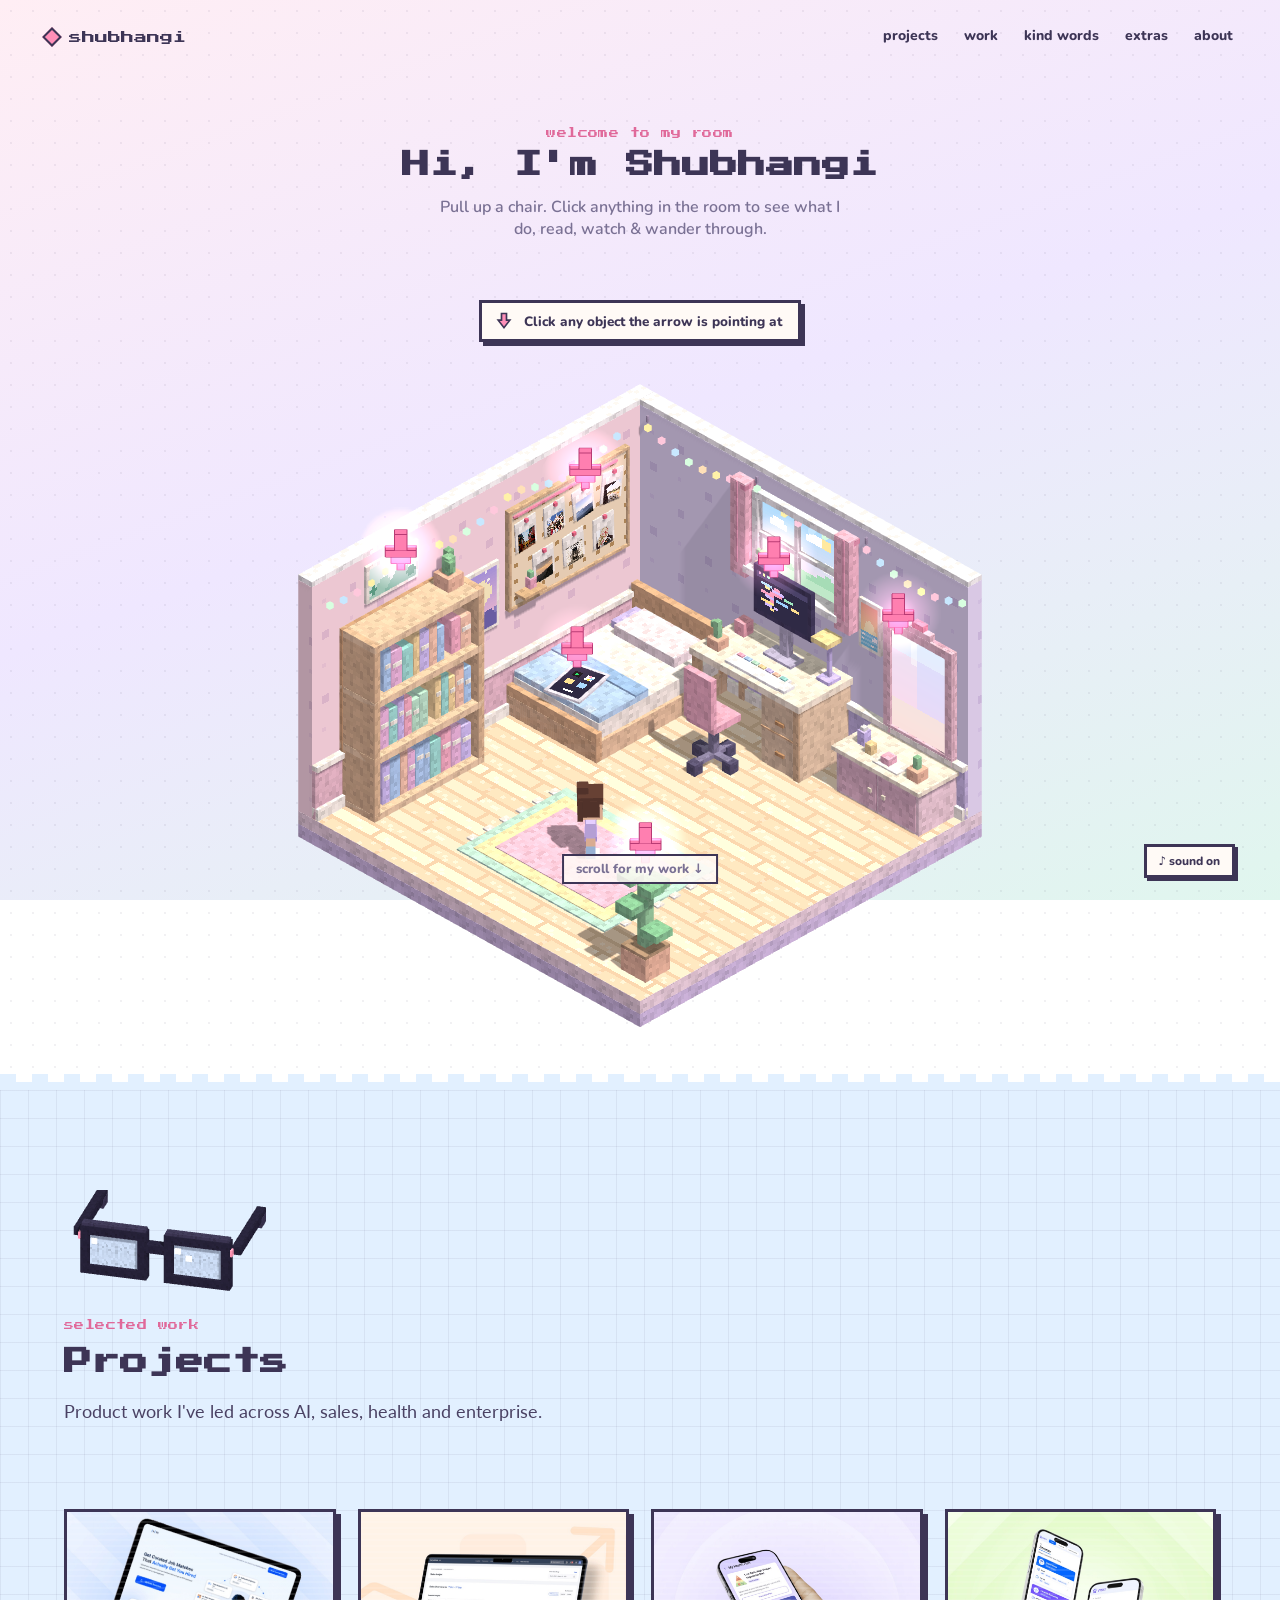
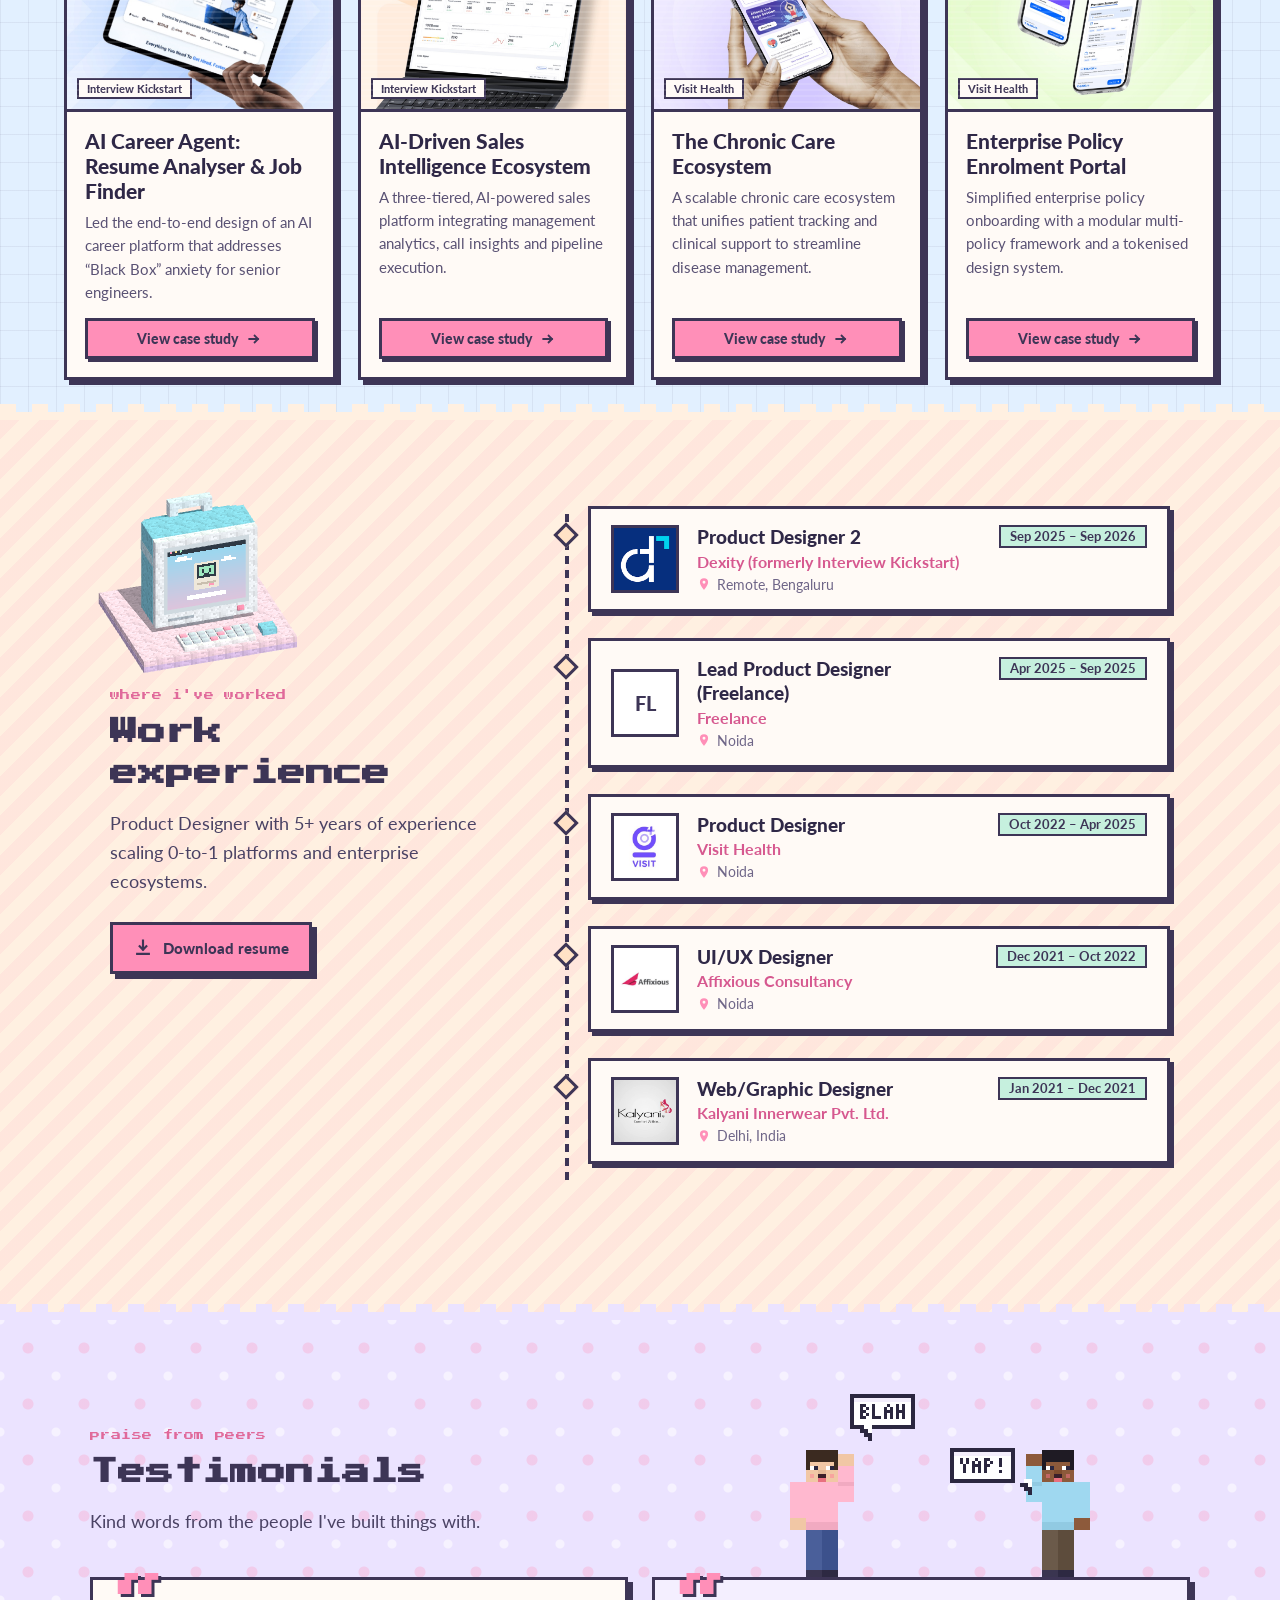
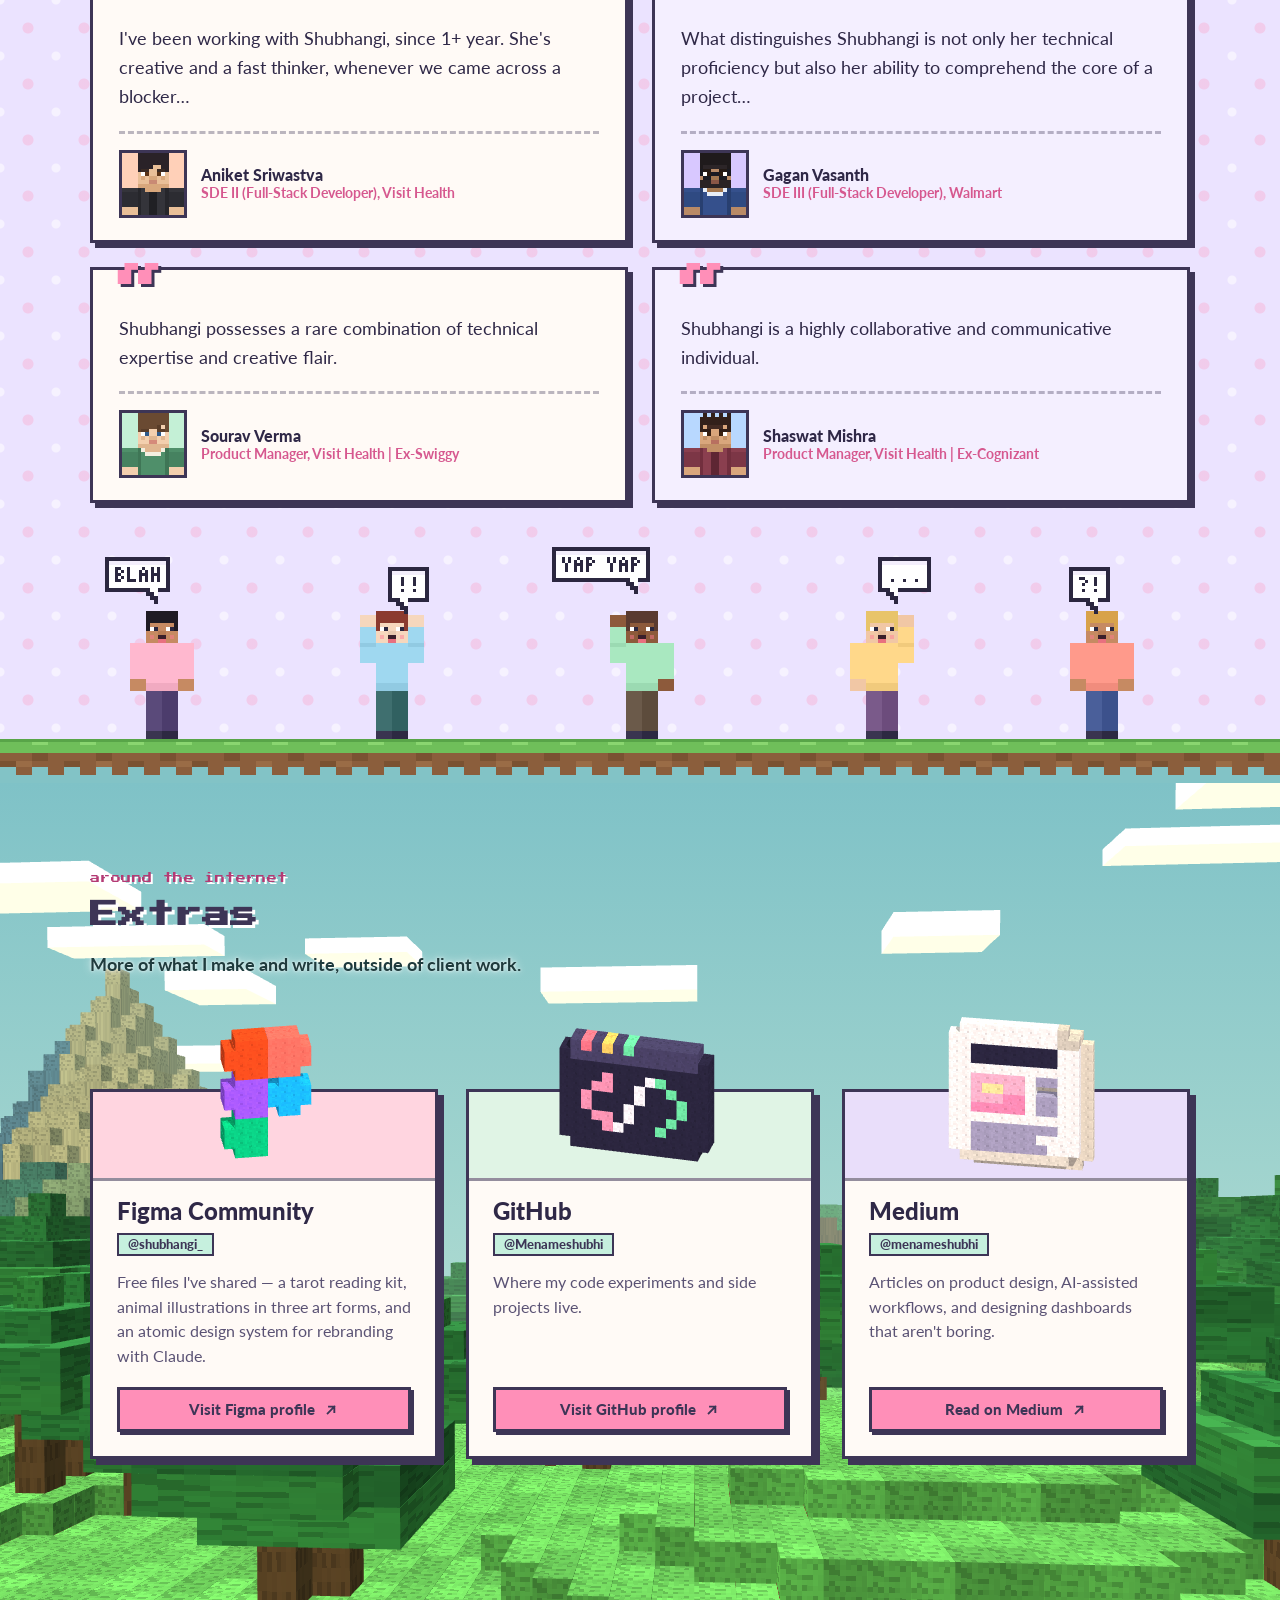
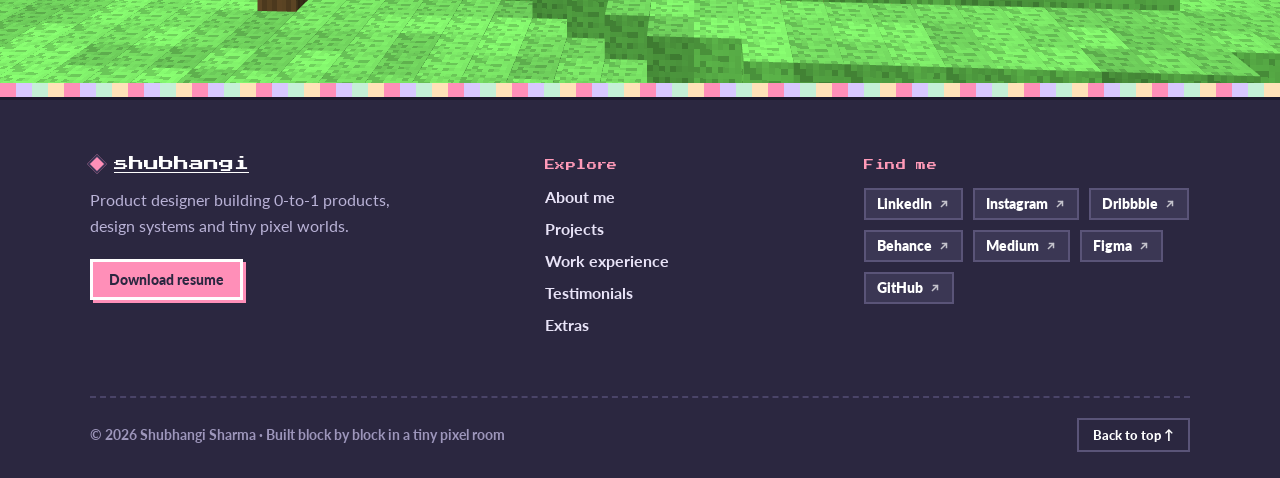
<file: index.html>
<!doctype html>
<html lang="en">
<head>
<meta charset="utf-8">
<meta name="viewport" content="width=device-width, initial-scale=1">
<title>Shubhangi · Portfolio</title>
<link rel="icon" href="favicon.svg" type="image/svg+xml">
<link rel="icon" href="favicon-32.png" sizes="32x32" type="image/png">
<link rel="icon" href="favicon.ico" sizes="any">
<link rel="apple-touch-icon" href="apple-touch-icon.png">
<link rel="preconnect" href="https://fonts.googleapis.com">
<link rel="preconnect" href="https://fonts.gstatic.com" crossorigin>
<link href="https://fonts.googleapis.com/css2?family=Lato:wght@400;700;900&family=Nunito:wght@400;600;800&family=Press+Start+2P&display=swap" rel="stylesheet">
<link rel="stylesheet" href="style.css">
</head>
<body>

<section id="hero">
  <canvas id="scene"></canvas>

  <header class="bar">
    <a class="brand" href="#hero"><span class="gem"></span>shubhangi</a>
    <nav><a href="#projects">projects</a><a href="#work">work</a><a href="#testimonials">kind words</a><a href="#extras">extras</a><a href="#hero">about</a></nav>
  </header>

  <div class="intro" id="intro">
    <p class="eyebrow">welcome to my room</p>
    <h1>Hi, I'm Shubhangi</h1>
    <p class="sub">Pull up a chair. Click anything in the room to see what I do, read, watch &amp; wander through.</p>
  </div>

  <aside class="panel" id="panel" aria-live="polite">
    <button class="back" id="back">&larr; back to room</button>
    <div id="panelBody"></div>
  </aside>

  <div class="hint" id="hint"><svg class="hint-arrow" viewBox="0 0 24 24" aria-hidden="true"><path d="M9 3h6v8h4l-7 9-7-9h4z" fill="#ff8fb8" stroke="#3d3556" stroke-width="2" stroke-linejoin="miter"/></svg>Click any object the arrow is pointing at</div>
  <a class="scroll" href="#projects">scroll for my work <span>&darr;</span></a>
  <button id="sound" class="sound" type="button" aria-label="Toggle sound">♪ sound on</button>
  <div id="bubble"></div>
  <div id="tip"></div>
</section>

<section id="projects">
  <div class="proj-wrap">
    <div class="proj-head">
      <canvas id="glasses" class="glasses" width="240" height="130" aria-label="Voxel computer glasses"></canvas>
      <p class="eyebrow">selected work</p>
      <h2>Projects</h2>
      <p class="proj-sub" id="projSub"></p>
    </div>
    <div class="proj-grid" id="projGrid"></div>
  </div>
</section>

<section id="work">
  <div class="work-grid">
    <div class="work-left">
      <canvas id="imac" class="imac" width="220" height="190" aria-label="Voxel iMac G3"></canvas>
      <p class="eyebrow">where I've worked</p>
      <h2>Work experience</h2>
      <p class="work-sum" id="workSummary"></p>
      <a class="resume-btn" id="resumeBtn" href="#" download>
        <svg viewBox="0 0 24 24" aria-hidden="true"><path d="M12 3v11m0 0 4-4m-4 4-4-4M5 19h14" fill="none" stroke="currentColor" stroke-width="2.6" stroke-linecap="square"/></svg>
        Download resume
      </a>
    </div>
    <ol class="tl" id="workList"></ol>
  </div>
</section>

<section id="testimonials">
  <div class="sec-wrap">
    <p class="eyebrow">praise from peers</p>
    <h2>Testimonials</h2>
    <p class="sec-sub" id="testiSub"></p>
    <div class="testi-grid" id="testiGrid"></div>
  </div>
</section>

<section id="extras">
  <canvas id="extrasBg" class="sec-bg" aria-hidden="true"></canvas>
  <div class="sec-wrap">
    <p class="eyebrow">around the internet</p>
    <h2>Extras</h2>
    <p class="sec-sub" id="extrasSub"></p>
    <div class="extras-grid" id="extrasGrid"></div>
  </div>
</section>

<footer id="footer" class="foot">
  <div class="foot-inner">
    <div class="foot-brand">
      <a class="brand" href="#hero"><span class="gem"></span>shubhangi</a>
      <p id="footTag"></p>
      <a class="foot-resume" id="footResume" href="#" download>Download resume</a>
    </div>
    <nav class="foot-col" aria-label="Sections">
      <h4>Explore</h4>
      <a href="#hero">About me</a><a href="#projects">Projects</a><a href="#work">Work experience</a><a href="#testimonials">Testimonials</a><a href="#extras">Extras</a>
    </nav>
    <div class="foot-col" aria-label="Social links">
      <h4>Find me</h4>
      <div class="foot-social" id="footSocial"></div>
    </div>
  </div>
  <div class="foot-bar">
    <span id="footCopy"></span>
    <button class="foot-top" id="toTop" type="button">Back to top <span aria-hidden="true">&uarr;</span></button>
  </div>
</footer>

<script src="vendor/three.min.js"></script>
<script>
  // dev-only: always fetch fresh JS/CSS while we iterate on the draft
  document.write('<script src="content.js?v=' + Date.now() + '"><\/script><script src="main.js?v=' + Date.now() + '"><\/script><script src="imac.js?v=' + Date.now() + '"><\/script><script src="projects.js?v=' + Date.now() + '"><\/script><script src="extras.js?v=' + Date.now() + '"><\/script><script src="extras-bg.js?v=' + Date.now() + '"><\/script>');
</script>
<div id="toast" class="toast" role="status"></div>
</body>
</html>
</file>
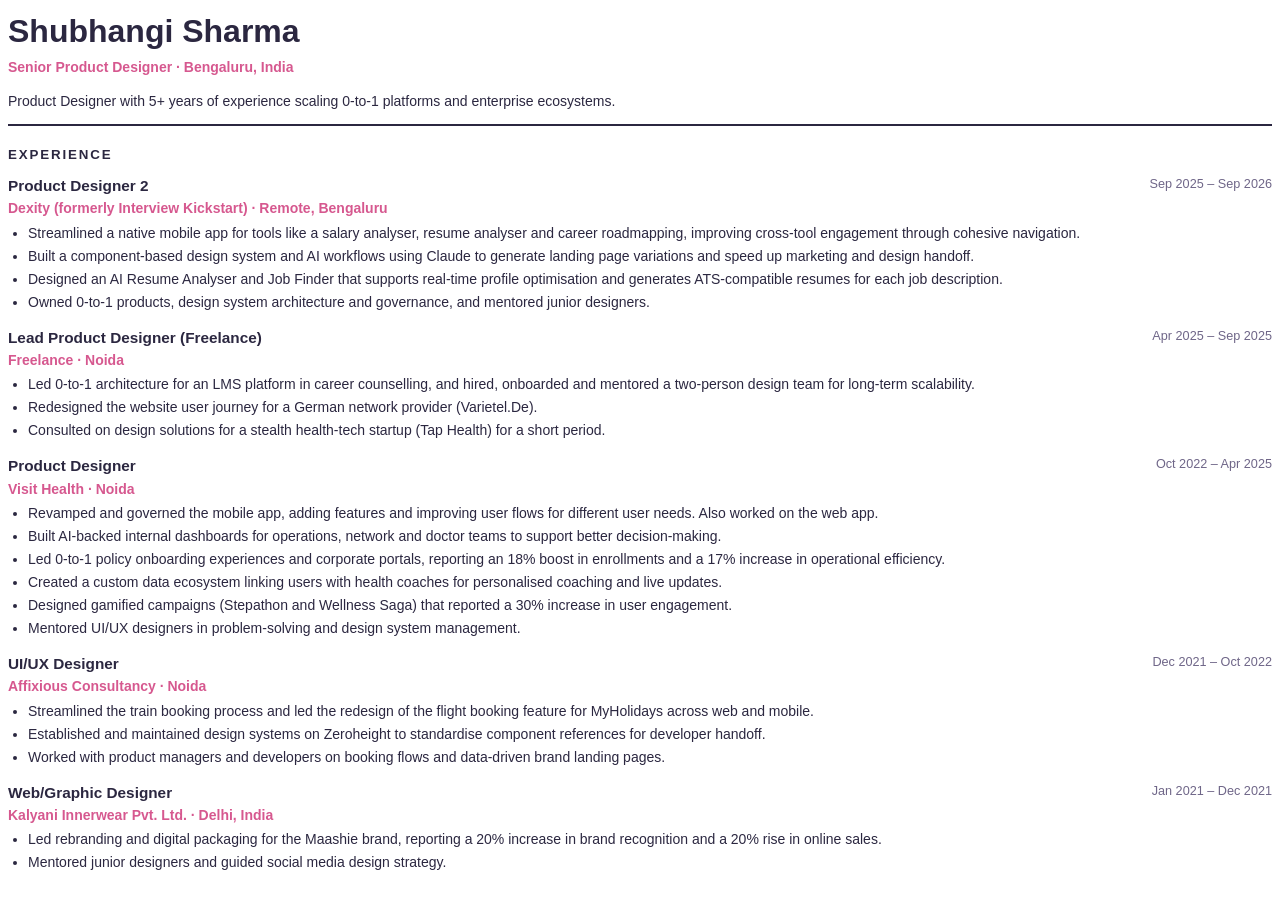
<file: resume/resume.html>
<!doctype html><html><head><meta charset="utf-8"><title>Shubhangi Sharma — Resume</title><style>
@page{size:A4;margin:16mm 16mm}
body{font-family:'Helvetica Neue',Arial,sans-serif;color:#2b2740;font-size:10.5pt;line-height:1.45}
h1{font-size:24pt;margin:0 0 2pt}.sub{color:#d6588f;font-weight:700;margin-bottom:10pt}
.sum{margin:0 0 14pt;padding-bottom:10pt;border-bottom:2px solid #2b2740}
h2{font-size:10pt;letter-spacing:.14em;text-transform:uppercase;margin:0 0 8pt}
.job{margin-bottom:11pt;break-inside:avoid}.row{display:flex;justify-content:space-between;gap:10pt}
.role{font-weight:800;font-size:11.5pt}.date{color:#6f6688;font-size:9.5pt;white-space:nowrap}
.co{color:#d6588f;font-weight:700;margin:1pt 0 3pt}ul{margin:0;padding-left:15pt}li{margin-bottom:2pt}
</style></head><body>
<h1>Shubhangi Sharma</h1><div class="sub">Senior Product Designer · Bengaluru, India</div>
<p class="sum">Product Designer with 5+ years of experience scaling 0-to-1 platforms and enterprise ecosystems.</p><h2>Experience</h2>
<div class="job"><div class="row"><div class="role">Product Designer 2</div><div class="date">Sep 2025 – Sep 2026</div></div><div class="co">Dexity (formerly Interview Kickstart) · Remote, Bengaluru</div><ul><li>Streamlined a native mobile app for tools like a salary analyser, resume analyser and career roadmapping, improving cross-tool engagement through cohesive navigation.</li><li>Built a component-based design system and AI workflows using Claude to generate landing page variations and speed up marketing and design handoff.</li><li>Designed an AI Resume Analyser and Job Finder that supports real-time profile optimisation and generates ATS-compatible resumes for each job description.</li><li>Owned 0-to-1 products, design system architecture and governance, and mentored junior designers.</li></ul></div><div class="job"><div class="row"><div class="role">Lead Product Designer (Freelance)</div><div class="date">Apr 2025 – Sep 2025</div></div><div class="co">Freelance · Noida</div><ul><li>Led 0-to-1 architecture for an LMS platform in career counselling, and hired, onboarded and mentored a two-person design team for long-term scalability.</li><li>Redesigned the website user journey for a German network provider (Varietel.De).</li><li>Consulted on design solutions for a stealth health-tech startup (Tap Health) for a short period.</li></ul></div><div class="job"><div class="row"><div class="role">Product Designer</div><div class="date">Oct 2022 – Apr 2025</div></div><div class="co">Visit Health · Noida</div><ul><li>Revamped and governed the mobile app, adding features and improving user flows for different user needs. Also worked on the web app.</li><li>Built AI-backed internal dashboards for operations, network and doctor teams to support better decision-making.</li><li>Led 0-to-1 policy onboarding experiences and corporate portals, reporting an 18% boost in enrollments and a 17% increase in operational efficiency.</li><li>Created a custom data ecosystem linking users with health coaches for personalised coaching and live updates.</li><li>Designed gamified campaigns (Stepathon and Wellness Saga) that reported a 30% increase in user engagement.</li><li>Mentored UI/UX designers in problem-solving and design system management.</li></ul></div><div class="job"><div class="row"><div class="role">UI/UX Designer</div><div class="date">Dec 2021 – Oct 2022</div></div><div class="co">Affixious Consultancy · Noida</div><ul><li>Streamlined the train booking process and led the redesign of the flight booking feature for MyHolidays across web and mobile.</li><li>Established and maintained design systems on Zeroheight to standardise component references for developer handoff.</li><li>Worked with product managers and developers on booking flows and data-driven brand landing pages.</li></ul></div><div class="job"><div class="row"><div class="role">Web/Graphic Designer</div><div class="date">Jan 2021 – Dec 2021</div></div><div class="co">Kalyani Innerwear Pvt. Ltd. · Delhi, India</div><ul><li>Led rebranding and digital packaging for the Maashie brand, reporting a 20% increase in brand recognition and a 20% rise in online sales.</li><li>Mentored junior designers and guided social media design strategy.</li></ul></div>
</body></html>
</file>
<file: style.css>
:root{
  --ink:#3d3556; --ink2:#7a7194; --card:#fffaf6;
  --pink:#ffc8dc; --lav:#dccfff; --mint:#c6f0de; --peach:#ffe2c6; --sky:#cde8ff;
  --pw:520px;
  --pix:'Press Start 2P', ui-monospace, monospace;
  --body:'Nunito', system-ui, sans-serif;
}
*{box-sizing:border-box}
html{scroll-behavior:smooth}
body{
  margin:0; font-family:var(--body); color:var(--ink);
  background:linear-gradient(160deg,#ffeef4 0%,#efe7ff 48%,#e0f6ee 100%) fixed;
}
a{color:inherit}

/* ---------- hero ---------- */
#hero{position:relative; height:100vh; min-height:620px; overflow:hidden;
  background-image:radial-gradient(rgba(61,53,86,.07) 1.5px, transparent 1.5px); background-size:22px 22px;}
#scene{position:absolute; inset:0; width:100%; height:100%; display:block; outline:none}

.bar{position:absolute; top:0; left:0; right:0; z-index:6; display:flex; justify-content:space-between; align-items:center; padding:22px 3.5vw; pointer-events:none}
.bar a{pointer-events:auto; text-decoration:none}
.brand{font-family:var(--pix); font-size:13px; display:flex; align-items:center; gap:10px}
.gem{width:14px;height:14px;background:#ff8fb8;border:2px solid var(--ink);transform:rotate(45deg);display:inline-block}
.bar nav{display:flex; gap:22px; font-weight:800; font-size:14px}
.bar nav a{padding:4px 2px; border-bottom:3px solid transparent}
.bar nav a:hover{border-color:#ff8fb8}

.intro{position:absolute; z-index:3; top:84px; left:0; right:0; text-align:center; pointer-events:none; transition:opacity .4s, transform .4s}
.intro.gone{opacity:0; transform:translateY(-14px)}
.intro h1{font-family:var(--pix); font-size:clamp(16px,2.4vw,28px); line-height:1.5; margin:6px 0 10px}
.intro .sub{margin:0 auto; max-width:460px; color:var(--ink2); font-weight:600; padding:0 20px}
.eyebrow{font-family:var(--pix); font-size:10px; letter-spacing:.04em; color:#e0699a; margin:0; text-transform:lowercase}

.hint{position:absolute; z-index:3; left:50%; bottom:64px; transform:translateX(-50%); font-weight:800; font-size:14px; background:var(--card); border:3px solid var(--ink); box-shadow:4px 4px 0 var(--ink); padding:8px 14px; display:flex; gap:10px; align-items:center; transition:opacity .4s; pointer-events:none}
.hint.gone{opacity:0}
.cursor{width:12px;height:12px;background:#ff8fb8;border:2px solid var(--ink);transform:rotate(45deg);animation:bob 1s ease-in-out infinite}
@keyframes bob{50%{transform:rotate(45deg) scale(1.25)}}
.scroll{position:absolute; z-index:3; bottom:20px; left:50%; transform:translateX(-50%); font-weight:800; font-size:13px; color:var(--ink2); text-decoration:none; white-space:nowrap}
.scroll span{display:inline-block; animation:drop 1.4s ease-in-out infinite}
@keyframes drop{50%{transform:translateY(4px)}}

#tip{position:fixed; z-index:20; pointer-events:none; font-family:var(--pix); font-size:10px; background:var(--ink); color:#fff; padding:8px 10px; opacity:0; transform:translate(14px,14px); transition:opacity .12s; white-space:nowrap}
#tip.show{opacity:1}

/* ---------- dialogue bubble ---------- */
#bubble{position:absolute; z-index:4; pointer-events:none; max-width:230px; min-height:38px; padding:9px 13px; font-weight:800; font-size:13px; line-height:1.35; text-align:center;
  background:#fffdf8; color:var(--ink); border:3px solid var(--ink); border-radius:4px; box-shadow:3px 3px 0 var(--ink);
  transform:translate(-50%,calc(-100% - 12px)) scale(.8); transform-origin:50% 100%; opacity:0; transition:opacity .2s, transform .2s}
#bubble.show{opacity:1; transform:translate(-50%,calc(-100% - 12px)) scale(1)}
#bubble::after{content:""; position:absolute; left:50%; bottom:-11px; width:12px; height:12px; background:#fffdf8; border:3px solid var(--ink); border-top:0; border-left:0; transform:translateX(-50%) rotate(45deg)}

/* ---------- panel ---------- */
.panel{
  position:absolute; z-index:5; left:3.5vw; top:84px; bottom:70px; width:var(--pw);
  background:var(--card); border:3px solid var(--ink); border-radius:6px; box-shadow:7px 7px 0 var(--ink);
  padding:22px 26px 26px; overflow:auto;
  opacity:0; transform:translateX(-36px); pointer-events:none;
  transition:opacity .35s ease, transform .45s cubic-bezier(.2,.9,.3,1);
}
.panel.open{opacity:1; transform:none; pointer-events:auto}
.back{font:800 12px var(--body); background:var(--lav); color:var(--ink); border:2px solid var(--ink); padding:6px 10px; cursor:pointer; margin-bottom:16px; box-shadow:2px 2px 0 var(--ink)}
.back:hover{background:var(--pink)}
.back:active{transform:translate(2px,2px); box-shadow:none}
.panel h2{font-family:var(--pix); font-size:17px; line-height:1.5; margin:8px 0 10px}
.panel h3{margin:0 0 2px; font-size:17px}
.lead{color:var(--ink2); font-weight:600; margin:0 0 18px}
#panelBody > *{animation:rise .5s both}
#panelBody > *:nth-child(2){animation-delay:.05s}#panelBody > *:nth-child(3){animation-delay:.1s}#panelBody > *:nth-child(4){animation-delay:.15s}
@keyframes rise{from{opacity:0; transform:translateY(10px)}}

/* timeline */
.timeline{list-style:none; margin:0; padding:0 0 0 18px; border-left:3px dashed var(--ink)}
.timeline > li{position:relative; padding:0 0 22px 14px}
.timeline > li::before{content:""; position:absolute; left:-27px; top:5px; width:12px; height:12px; background:#ff8fb8; border:2px solid var(--ink)}
.when{font-family:var(--pix); font-size:9px; color:#e0699a; margin-bottom:6px}
.where{font-weight:800; color:var(--ink2); margin-bottom:6px}
.timeline ul{margin:0; padding-left:18px; font-weight:600; line-height:1.5}

/* books */
.cards{display:grid; gap:14px}
.book{display:flex; gap:16px; align-items:stretch; background:#fff; border:3px solid var(--ink); padding:14px; box-shadow:4px 4px 0 var(--ink)}
.spine{flex:0 0 54px; min-height:92px; border:3px solid var(--ink); position:relative}
.spine::before{content:""; position:absolute; left:6px; right:6px; top:14px; height:6px; background:rgba(255,255,255,.7)}
.spine::after{content:""; position:absolute; left:6px; right:6px; top:28px; height:6px; background:rgba(255,255,255,.5)}
.book p{margin:4px 0 0; font-weight:600; color:var(--ink2); line-height:1.4}
.book .by{font-weight:800; font-size:13px}

/* watch */
.sect{font-family:var(--pix); font-size:10px; margin:20px 0 10px; color:#e0699a}
.tiles{display:grid; grid-template-columns:repeat(3,1fr); gap:12px}
.tile{border:3px solid var(--ink); background:#fff; box-shadow:3px 3px 0 var(--ink)}
.tile .art{aspect-ratio:2/3; display:flex; align-items:flex-end; padding:8px; font-family:var(--pix); font-size:8px; line-height:1.6; color:#fff; text-shadow:2px 2px 0 rgba(61,53,86,.5); background-size:100% 100%}
.tile .meta{padding:8px 10px; border-top:3px solid var(--ink); font-size:12px; font-weight:700; line-height:1.35}
.tile .meta b{display:block; font-size:13px}
.tile .meta span{color:var(--ink2); font-weight:600}

/* ipad */
.ipad{background:#2e2942; border:3px solid var(--ink); border-radius:22px; padding:12px; box-shadow:5px 5px 0 var(--ink); margin-top:6px}
.screen{border-radius:12px; overflow:hidden; background:linear-gradient(160deg,#ffd9e8,#d6c8ff 55%,#c8eeff); min-height:360px; position:relative; display:flex; flex-direction:column}
.home{padding:22px 18px; flex:1; display:flex; flex-direction:column}
.clock{font-family:var(--pix); font-size:22px; text-align:center; margin:6px 0 4px}
.date{text-align:center; font-weight:700; color:#5e5478; margin-bottom:28px; font-size:13px}
.apps{display:flex; gap:26px; justify-content:center; flex-wrap:wrap}
.app{background:none; border:0; cursor:pointer; display:flex; flex-direction:column; align-items:center; gap:8px; font:800 12px var(--body); color:var(--ink)}
.app i{width:70px; height:70px; border-radius:18px; border:3px solid var(--ink); display:block; box-shadow:3px 3px 0 rgba(61,53,86,.5); transition:transform .15s; position:relative; overflow:hidden}
.app:hover i{transform:translateY(-4px) scale(1.05)}
.ic svg{width:100%;height:100%;display:block}
.dock{margin-top:auto; align-self:center; font-size:11px; font-weight:700; color:#5e5478; padding-top:30px}
.appview{display:none; flex-direction:column; flex:1; background:#fffaf6}
.screen.in-app .home{display:none}
.screen.in-app .appview{display:flex}
.apptop{display:flex; align-items:center; gap:10px; padding:10px 12px; border-bottom:3px solid var(--ink); background:var(--lav)}
.apptop button{font:800 12px var(--body); border:2px solid var(--ink); background:#fff; padding:4px 8px; cursor:pointer}
.apptop b{font-family:var(--pix); font-size:10px}
.appview iframe{width:100%; height:352px; border:0; display:block; background:#fff}
.seg{display:flex; gap:6px; padding:10px 12px 0; flex-wrap:wrap}
.seg button{font:800 12px var(--body); border:2px solid var(--ink); background:#fff; padding:5px 10px; cursor:pointer}
.seg button.on{background:var(--pink); box-shadow:2px 2px 0 var(--ink)}
.grid{display:grid; grid-template-columns:repeat(3,1fr); gap:8px; padding:12px}
.ph{aspect-ratio:1; border:2px solid var(--ink); display:flex; align-items:flex-end; padding:5px; font-size:10px; font-weight:800; color:#fff; text-shadow:1px 1px 0 rgba(61,53,86,.6); background-size:cover; background-position:center}

/* travel */
.polas{display:grid; gap:20px}
.pola{display:grid; grid-template-columns:150px 1fr; gap:18px; align-items:start}
.pola .photo{background:#fff; border:3px solid var(--ink); padding:8px 8px 26px; box-shadow:4px 4px 0 var(--ink); transform:rotate(-3deg)}
.pola:nth-child(even) .photo{transform:rotate(3deg)}
.pola .photo div{aspect-ratio:1; border:2px solid var(--ink)}
.pola p{margin:6px 0 0; line-height:1.5; font-weight:600; color:var(--ink2)}

/* work section */
#work{min-height:100vh; display:flex; align-items:center; justify-content:center; text-align:center; padding:80px 24px}
.work-inner h2{font-family:var(--pix); font-size:24px; margin:12px 0}

/* ---------- small screens: panel becomes a bottom sheet ---------- */
@media (max-width: 860px){
  .panel{left:3vw; right:3vw; width:auto; top:auto; bottom:3vw; height:50%; transform:translateY(40px)}
  .bar nav{display:none}
  .tiles{grid-template-columns:repeat(2,1fr)}
  .pola{grid-template-columns:110px 1fr}
  .hint{bottom:56px}
}

/* ---------- projects ---------- */
.proj{display:flex; gap:0; background:#fff; border:3px solid var(--ink); box-shadow:4px 4px 0 var(--ink); overflow:hidden}
.proj-art{flex:0 0 96px; display:flex; align-items:center; justify-content:center; font-size:34px; border-right:3px solid var(--ink)}
.proj-body{padding:12px 14px}
.proj-body p{margin:8px 0 6px; font-weight:600; color:var(--ink2); line-height:1.45}
.chips{display:flex; flex-wrap:wrap; gap:6px; margin-top:6px}
.chips i{font-style:normal; font-weight:800; font-size:11px; background:var(--lav); border:2px solid var(--ink); padding:2px 8px}
.chips.big i{font-size:12px; padding:4px 10px; background:var(--peach)}
.chips.big i:nth-child(3n+2){background:var(--mint)}.chips.big i:nth-child(3n){background:var(--pink)}
.plink{display:inline-block; font-weight:800; font-size:13px; color:var(--ink); text-decoration:none; border-bottom:3px solid #ff8fb8}
.plink:hover{background:var(--pink)}

/* ---------- about me ---------- */
.about-top{display:flex; gap:18px; align-items:center; margin:4px 0 16px}
.portrait{flex:0 0 96px; height:96px; border:3px solid var(--ink); box-shadow:4px 4px 0 var(--ink); display:flex; align-items:center; justify-content:center; font-family:var(--pix); font-size:34px; color:#fff; text-shadow:3px 3px 0 rgba(61,53,86,.45)}
.role{font-weight:800; color:#e0699a; font-size:13px}
.bio{font-weight:600; line-height:1.6; margin:0 0 12px}
.facts{display:grid; grid-template-columns:1fr 1fr; gap:10px; margin-top:16px}
.facts div{background:#fff; border:3px solid var(--ink); padding:9px 12px; box-shadow:3px 3px 0 var(--ink)}
.facts b{display:block; font-size:12px; margin-bottom:2px}
.facts span{font-weight:600; color:var(--ink2); font-size:13px}

/* ---------- sound toggle + spotify bits ---------- */
.sound{position:absolute; z-index:6; right:3.5vw; bottom:18px; font:800 12px var(--body); color:var(--ink); background:var(--card); border:3px solid var(--ink); box-shadow:3px 3px 0 var(--ink); padding:6px 12px; cursor:pointer}
.sound:hover{background:var(--pink)} .sound:active{transform:translate(2px,2px); box-shadow:none} .sound.off{opacity:.65}
.apptop .mini{width:22px; height:22px; border:2px solid var(--ink); border-radius:6px; overflow:hidden; display:block} .apptop .mini svg{width:100%; height:100%; display:block}
.spot-link{display:block; text-align:center; padding:10px; font-weight:800; font-size:13px; color:var(--ink); text-decoration:none; background:#1ed760; border-top:3px solid var(--ink)}
.spot-link:hover{background:#6af09a}

.spot-card{background:linear-gradient(180deg,#2c5a3d,#121212 70%); color:#fff; text-align:center; padding:26px 18px 24px; flex:1; display:flex; flex-direction:column; align-items:center; gap:4px}
.spot-av{width:92px; height:92px; border-radius:50%; background:linear-gradient(150deg,#1ed760,#0e8f3e); border:3px solid #fff; display:flex; align-items:center; justify-content:center; font-family:var(--pix); font-size:30px; box-shadow:0 8px 24px rgba(0,0,0,.5); margin-bottom:12px}
.spot-kind{font-size:11px; font-weight:800; letter-spacing:.14em; opacity:.8}
.spot-name{font-size:26px; font-weight:800; line-height:1.15; word-break:break-all}
.spot-sub{opacity:.75; font-weight:600; font-size:13px; margin:2px 0 16px}
.spot-btn{background:#1ed760; color:#000; font-weight:800; text-decoration:none; padding:11px 22px; border-radius:999px; border:2px solid #1ed760; transition:transform .12s}
.spot-btn:hover{transform:scale(1.05); background:#4af58a}

[hidden]{display:none !important}

/* ---------- desk tabs ---------- */
.seg2{display:flex; gap:8px; margin:6px 0 18px; flex-wrap:wrap}
.seg2 button{font:800 13px var(--body); color:var(--ink); background:#fff; border:3px solid var(--ink); padding:7px 14px; cursor:pointer}
.seg2 button.on{background:var(--pink); box-shadow:3px 3px 0 var(--ink)}
.seg2 button:not(.on):hover{background:var(--lav)}

/* ---------- work experience (Lato, for easy reading) ---------- */
.xp{font-family:'Lato','Nunito',system-ui,sans-serif; color:#2f2847; -webkit-font-smoothing:antialiased}
.xp-sum{font-size:16px; line-height:1.6; font-weight:400; color:#4a4264; margin:0 0 20px; padding:12px 14px; background:var(--lav); border-left:5px solid var(--ink)}
.xp-list{list-style:none; margin:0; padding:0; display:grid; gap:16px}
.xp-job{display:flex; gap:14px; background:#fff; border:3px solid var(--ink); box-shadow:4px 4px 0 var(--ink); padding:16px}
.xp-logo{flex:0 0 46px; height:46px; border:3px solid var(--ink); display:flex; align-items:center; justify-content:center; font-weight:900; font-size:15px; letter-spacing:.02em}
.xp-main{min-width:0; flex:1}
.xp-head{display:flex; justify-content:space-between; gap:10px; align-items:flex-start; flex-wrap:wrap}
.xp .xp-head h3{font-size:18px; font-weight:900; line-height:1.25; margin:0}
.xp-date{font-size:12px; font-weight:700; background:var(--mint); border:2px solid var(--ink); padding:2px 9px; white-space:nowrap}
.xp-co{font-size:14px; font-weight:700; color:#d6588f; margin:4px 0 10px}
.xp-main ul{margin:0; padding-left:18px; font-size:15px; line-height:1.6; font-weight:400}
.xp-main li{margin-bottom:6px}
.xp-main li::marker{color:#ff8fb8}
.xp .hl{font-weight:900; background:linear-gradient(transparent 58%, #ffd6e4 58%); padding:0 2px}

/* ---------- spotify player ---------- */
.spot-card{background:linear-gradient(180deg,#2c5a3d,#121212 62%); color:#fff; padding:18px 16px 16px; flex:1; display:flex; flex-direction:column; align-items:center; text-align:center; gap:0}
.spot-chip{font-size:11px; font-weight:800; letter-spacing:.12em; background:#1ed760; color:#000; padding:4px 12px; border-radius:999px}
.spot-eq{display:flex; align-items:flex-end; gap:4px; height:34px; margin:14px 0 8px}
.spot-eq i{width:6px; height:8px; background:#1ed760; display:block; transition:height .2s}
.spot-playing .spot-eq i{animation:eq .8s ease-in-out infinite}
.spot-eq i:nth-child(2){animation-delay:.15s!important}.spot-eq i:nth-child(3){animation-delay:.3s!important}.spot-eq i:nth-child(4){animation-delay:.45s!important}.spot-eq i:nth-child(5){animation-delay:.6s!important}
@keyframes eq{0%,100%{height:6px}50%{height:32px}}
.spot-caption{font-size:14px; font-weight:800; color:#b8f5cf}
.spot-title{font-size:26px; font-weight:800; line-height:1.15; margin-top:6px}
.spot-artist{font-size:15px; font-weight:600; opacity:.75; margin-bottom:14px}
.spot-play{width:64px; height:64px; border-radius:50%; border:0; background:#1ed760; color:#000; cursor:pointer; display:flex; align-items:center; justify-content:center; transition:transform .12s, background .12s; opacity:.5}
.spot-ready .spot-play,.spot-fallback .spot-play{opacity:1}
.spot-fallback .spot-play{display:none}
.spot-play:hover{transform:scale(1.07); background:#4af58a} .spot-play:active{transform:scale(.95)}
.spot-play svg{width:30px; height:30px}
.spot-play .i-pause{display:none} .spot-playing .spot-play .i-pause{display:block} .spot-playing .spot-play .i-play{display:none}
.spot-mount{width:100%; margin:16px 0 14px; min-height:152px; border-radius:12px; overflow:hidden}
.spot-mount iframe{display:block; width:100%; border:0}
.spot-profile{display:flex; align-items:center; gap:12px; width:100%; background:rgba(255,255,255,.08); border-radius:12px; padding:10px 12px; text-align:left}
.spot-av.sm{width:40px; height:40px; font-size:16px; margin:0; border-width:2px; flex:0 0 40px; box-shadow:none}
.spot-profile .who{flex:1; min-width:0; display:flex; flex-direction:column}
.spot-profile .who b{font-size:14px; overflow:hidden; text-overflow:ellipsis}
.spot-profile .who span{font-size:12px; opacity:.7}
.spot-profile .spot-btn{font-size:12px; padding:8px 14px; white-space:nowrap}
.appview .spot-mount iframe{height:152px !important}

/* ================= spotify widget (compact, solid) ================= */
.spot-card{background:linear-gradient(160deg,#ffd9e8,#d6c8ff 55%,#c8eeff); color:var(--ink); padding:26px 18px 22px; flex:1; display:flex; flex-direction:column; align-items:stretch; gap:16px; text-align:left; position:relative}
.wd{background:#2b2740; color:#fff; border-radius:26px; padding:16px 18px 14px; box-shadow:0 10px 28px rgba(61,53,86,.35), 0 0 0 3px var(--ink)}
.wd-top{display:flex; gap:14px; align-items:center}
.wd-art{flex:0 0 78px; height:78px; border-radius:16px; background:#4b4468 center/cover no-repeat; box-shadow:0 4px 12px rgba(0,0,0,.35)}
.wd-meta{min-width:0}
.wd-repeat{display:flex; align-items:center; gap:5px; font-size:11px; font-weight:800; color:#1ed760; letter-spacing:.02em; margin-bottom:5px}
.wd-repeat svg{width:13px; height:13px; flex:0 0 13px}
.wd-title{font-size:22px; font-weight:800; line-height:1.15}
.wd-artist{font-size:15px; font-weight:700; color:#a69fc4; margin-top:2px; white-space:nowrap; overflow:hidden; text-overflow:ellipsis}
.wd-bar{height:4px; background:rgba(255,255,255,.18); border-radius:4px; margin:14px 0 4px; overflow:hidden}
.wd-bar i{display:block; height:100%; width:0; background:#fff; border-radius:4px; transition:width .4s linear}
.wd-ctrl{display:flex; align-items:center; justify-content:center; gap:30px}
.wd-ctrl button{background:none; border:0; color:#b9b2d6; cursor:pointer; width:46px; height:46px; display:flex; align-items:center; justify-content:center; border-radius:50%; transition:transform .12s, color .12s}
.wd-ctrl button:hover{color:#fff; transform:scale(1.1)} .wd-ctrl button:active{transform:scale(.92)}
.wd-ctrl svg{width:30px; height:30px}
.wd-ctrl .wd-play{color:#fff; width:54px; height:54px; opacity:.55}
.wd-ctrl .wd-play svg{width:38px; height:38px}
.spot-ready .wd-ctrl .wd-play{opacity:1}
.wd-play .i-pause{display:none} .spot-playing .wd-play .i-pause{display:block} .spot-playing .wd-play .i-play{display:none}
.spot-profile{background:#fff; color:var(--ink); border:3px solid var(--ink); border-radius:14px; box-shadow:3px 3px 0 var(--ink)}
.spot-profile .who span{opacity:.65}
/* the real embed stays on the page (it does the playing) but is hidden behind the widget */
.spot-mount{position:absolute; left:0; bottom:0; width:300px; height:152px; opacity:0; pointer-events:none; z-index:-1; margin:0; min-height:0}
.spot-fallback .spot-mount{position:static; opacity:1; pointer-events:auto; z-index:auto; width:100%; margin-top:6px}

/* ================= personal projects bits ================= */
.soon{display:inline-block; font-size:12px; font-weight:800; color:var(--ink2); background:var(--peach); border:2px dashed var(--ink); padding:2px 9px}

/* ================= work experience section (accordion) ================= */
#work{min-height:0; display:block; text-align:left; padding:90px 5vw 110px}
.work-inner{max-width:880px; margin:0 auto; font-family:'Lato','Nunito',system-ui,sans-serif}
.work-inner .eyebrow{font-family:var(--pix)}
.work-inner h2{font-family:var(--pix); font-size:clamp(20px,3vw,28px); line-height:1.4; margin:12px 0 14px}
.work-sum{font-size:18px; line-height:1.6; color:#4a4264; margin:0 0 26px; max-width:640px}
.work-bar{display:flex; justify-content:flex-end; margin-bottom:14px}
.work-all{font:900 13px 'Lato',sans-serif; color:var(--ink); background:#fff; border:3px solid var(--ink); box-shadow:3px 3px 0 var(--ink); padding:7px 14px; cursor:pointer}
.work-all:hover{background:var(--lav)} .work-all:active{transform:translate(2px,2px); box-shadow:none}
.job-list{display:grid; gap:16px}
.job{background:#fffaf6; border:3px solid var(--ink); box-shadow:5px 5px 0 var(--ink); transition:box-shadow .2s, transform .2s}
.job.open{box-shadow:7px 7px 0 #ff8fb8}
.job-head{all:unset; box-sizing:border-box; width:100%; display:flex; align-items:center; gap:16px; padding:18px 20px; cursor:pointer}
.job-head:hover{background:rgba(220,207,255,.35)}
.job-head:focus-visible{outline:3px solid #ff8fb8; outline-offset:-6px}
.job-logo{flex:0 0 52px; height:52px; border:3px solid var(--ink); display:flex; align-items:center; justify-content:center; font-weight:900; font-size:16px; color:var(--ink)}
.job-id{flex:1; min-width:0; display:flex; flex-direction:column; gap:3px}
.job-role{font-size:19px; font-weight:900; line-height:1.25; color:#2f2847}
.job-co{font-size:15px; font-weight:700; color:#d6588f}
.job-date{font-size:13px; font-weight:700; background:var(--mint); border:2px solid var(--ink); padding:3px 10px; white-space:nowrap}
.job-chev{flex:0 0 14px; height:14px; border-right:4px solid var(--ink); border-bottom:4px solid var(--ink); transform:rotate(45deg) translate(-3px,-3px); transition:transform .3s}
.job.open .job-chev{transform:rotate(-135deg) translate(-3px,-3px)}
.job-body{display:grid; grid-template-rows:0fr; transition:grid-template-rows .38s ease}
.job.open .job-body{grid-template-rows:1fr}
.job-inner{overflow:hidden}
.job-inner ul{margin:0; padding:2px 24px 22px 92px; font-size:16px; line-height:1.65; color:#2f2847}
.job-inner li{margin-bottom:8px} .job-inner li::marker{color:#ff8fb8}
.job-inner .hl{font-weight:900; background:linear-gradient(transparent 58%, #ffd6e4 58%); padding:0 2px}
@media (max-width:640px){
  .job-head{flex-wrap:wrap; gap:12px 14px; padding:16px}
  .job-id{flex:1 1 60%} .job-date{order:3; margin-left:66px} .job-chev{order:2}
  .job-inner ul{padding:0 18px 18px 34px}
}

/* ================= hobbies app ================= */
.ic .cat-ic{position:relative; display:block; width:100%; height:100%; background:#fff}
.ic .cat-ic b{position:absolute; inset:0; display:flex; align-items:center; justify-content:center; font-size:38px; font-weight:400; background:linear-gradient(150deg,#ffe9cf,#f3d7ff)}
.ic .cat-ic img{position:absolute; inset:0; width:100%; height:100%; object-fit:cover; object-position:50% 38%; background:#fff; transform:scale(1.12)}
.apptop .mini .cat-ic{display:block; position:relative; width:100%; height:100%}
.apptop .mini .cat-ic b{position:absolute; inset:0; display:flex; align-items:center; justify-content:center; font-size:13px; background:#f3e3d3}
.apptop .mini .cat-ic img{position:absolute; inset:0; width:100%; height:100%; object-fit:cover; object-position:50% 38%; background:#fff}
.hob-intro{margin:0; padding:14px 16px 4px; font-weight:700; color:var(--ink2); font-size:14px}
.hob-grid{display:grid; grid-template-columns:repeat(3,1fr); gap:10px; padding:10px 14px 16px}
.hob{margin:0; aspect-ratio:1; border:3px solid var(--ink); box-shadow:3px 3px 0 var(--ink); position:relative; background-size:cover; background-position:center; display:flex; align-items:center; justify-content:center; transition:transform .15s}
.hob:hover{transform:translateY(-3px) rotate(-1deg)}
.hob-emoji{font-size:34px}
.hob figcaption{position:absolute; left:0; right:0; bottom:0; padding:5px 6px; font-weight:800; font-size:11px; color:#fff; background:rgba(61,53,86,.78); text-align:center}

/* ---- shortened widget ---- */
.spot-card{align-items:center}
.wd{width:248px; max-width:100%; padding:14px 16px 10px; border-radius:24px}
.wd-top{display:flex; justify-content:space-between; align-items:flex-start; gap:10px}
.wd-art{flex:0 0 64px; height:64px; border-radius:14px}
.wd-repeat{flex:1; max-width:128px; margin:2px 0 0; align-items:flex-start; text-align:right; justify-content:flex-end; line-height:1.3; font-size:10.5px}
.wd-repeat svg{margin-top:1px}
.wd-title{font-size:21px; margin-top:12px}
.wd-artist{font-size:14px}
.wd-bar{margin:10px 0 2px}
.wd-ctrl{gap:22px}
.wd-ctrl button{width:40px; height:40px}
.wd-ctrl svg{width:26px; height:26px}
.wd-ctrl .wd-play{width:46px; height:46px}
.wd-ctrl .wd-play svg{width:32px; height:32px}
.spot-profile{width:248px; max-width:100%}
.spot-profile{padding:8px 10px; gap:10px}
.spot-profile .spot-btn{flex:1; text-align:center; font-size:12.5px; padding:8px 10px; overflow:hidden; text-overflow:ellipsis; white-space:nowrap}

/* ---- full-width widget + profile button ---- */
.spot-card{align-items:stretch}
.wd,.spot-profile{width:100%; max-width:none}
.wd-repeat{max-width:none; font-size:12px}
.spot-profile .spot-btn{flex:1}

/* ================= work experience: left heading + right timeline ================= */
#work{padding:110px 5vw 130px; min-height:100vh; display:block}
.work-grid{max-width:1060px; margin:0 auto; display:grid; grid-template-columns:minmax(260px,380px) 1fr; gap:64px; align-items:start; font-family:'Lato','Nunito',system-ui,sans-serif}
.work-left{position:sticky; top:110px}
.work-left h2{font-family:var(--pix); font-size:clamp(20px,2.6vw,28px); line-height:1.45; margin:12px 0 16px}
.work-left .work-sum{font-size:18px; line-height:1.6; color:#4a4264; margin:0 0 26px}
.resume-btn{display:inline-flex; align-items:center; gap:10px; font:900 15px 'Lato',sans-serif; color:var(--ink); text-decoration:none; background:#ff8fb8; border:3px solid var(--ink); box-shadow:5px 5px 0 var(--ink); padding:13px 20px; transition:transform .12s, box-shadow .12s, background .12s}
.resume-btn svg{width:20px; height:20px}
.resume-btn:hover{background:#ffa6c6; transform:translate(-2px,-2px); box-shadow:7px 7px 0 var(--ink)}
.resume-btn:active{transform:translate(3px,3px); box-shadow:2px 2px 0 var(--ink)}

.tl{list-style:none; margin:0; padding:6px 0 0 34px; position:relative}
.tl::before{content:""; position:absolute; left:11px; top:14px; bottom:10px; width:4px; background:repeating-linear-gradient(to bottom,var(--ink) 0 8px,transparent 8px 14px)}
.tl-item{position:relative; padding-bottom:26px; opacity:0; transform:translateY(18px); transition:opacity .5s, transform .5s}
.tl-item.in{opacity:1; transform:none}
.tl-dot{position:absolute; left:-31px; top:20px; width:18px; height:18px; background:#ffe2c6; border:3px solid var(--ink); transform:rotate(45deg)}
.tl-item.cur .tl-dot{background:#ff8fb8; animation:pulse 1.8s ease-in-out infinite}
@keyframes pulse{50%{box-shadow:0 0 0 6px rgba(255,143,184,.35)}}
.tl-card{background:#fffaf6; border:3px solid var(--ink); box-shadow:4px 4px 0 var(--ink); padding:16px 20px; transition:transform .15s, box-shadow .15s}
.tl-item:hover .tl-card{transform:translate(-2px,-2px); box-shadow:6px 6px 0 var(--ink)}
.tl-item.cur .tl-card{box-shadow:5px 5px 0 #ff8fb8}
.tl-date{display:inline-block; font-size:12.5px; font-weight:700; background:var(--mint); border:2px solid var(--ink); padding:2px 9px; margin-bottom:8px}
.tl-role{font-size:19px; font-weight:900; line-height:1.25; margin:0 0 3px; color:#2f2847}
.tl-co{font-size:16px; font-weight:700; color:#d6588f}
.tl-loc{display:flex; align-items:center; gap:6px; font-size:14px; font-weight:400; color:#6f6688; margin-top:5px}
.tl-loc svg{width:14px; height:14px; color:#ff8fb8; flex:0 0 14px}

@media (max-width:860px){
  .work-grid{grid-template-columns:1fr; gap:34px}
  .work-left{position:static}
}

/* ---- timeline card: logo left, text middle, date right ---- */
.tl-card{display:flex; align-items:center; gap:18px}
.tl-logo{flex:0 0 68px; width:68px; height:68px; border:3px solid var(--ink); display:flex; align-items:center; justify-content:center; font-weight:900; font-size:20px; color:var(--ink); overflow:hidden}
.tl-logo img{width:100%; height:100%; object-fit:cover; display:block}
.tl-main{flex:1; min-width:0}
.tl-date{margin:0 0 0 auto; align-self:flex-start; white-space:nowrap}
@media (max-width:640px){
  .tl-card{flex-wrap:wrap}
  .tl-logo{flex-basis:56px; width:56px; height:56px}
  .tl-date{order:3; margin:2px 0 0 74px}
}

/* ---- voxel iMac above the work heading ---- */
.imac{display:block; width:220px; height:190px; margin:-14px 0 4px -22px; pointer-events:none}
@media (max-width:860px){.imac{width:180px; height:155px; margin-left:-16px}}
.imac{margin-bottom:14px}

/* ================= projects section ================= */
#projects{padding:110px 5vw 40px}
.proj-wrap{max-width:1180px; margin:0 auto; font-family:'Lato','Nunito',system-ui,sans-serif}
.glasses{display:block; width:240px; height:130px; margin:-10px 0 0 -26px; pointer-events:none}
.proj-head .eyebrow{font-family:var(--pix)}
.proj-head h2{font-family:var(--pix); font-size:clamp(20px,2.6vw,28px); line-height:1.45; margin:12px 0 14px}
.proj-sub{font-size:18px; line-height:1.6; color:#4a4264; margin:0; max-width:560px}
.proj-grid{display:grid; grid-template-columns:repeat(4,1fr); gap:22px; margin-top:84px}
@media (max-width:1180px){.proj-grid{grid-template-columns:repeat(2,1fr)}}
@media (max-width:640px){.proj-grid{grid-template-columns:1fr; margin-top:70px} .glasses{width:200px;height:108px}}

.pcard{position:relative; display:flex; flex-direction:column; background:#fffaf6; border:3px solid var(--ink); box-shadow:5px 5px 0 var(--ink); transition:transform .18s, box-shadow .18s; outline:none}
.pcard:hover,.pcard:focus-within{transform:translate(-3px,-3px); box-shadow:8px 8px 0 #ff8fb8}
.pcard-img{position:relative; aspect-ratio:4/3; border-bottom:3px solid var(--ink); overflow:hidden; background:linear-gradient(150deg,var(--c1),var(--c2)); display:flex; align-items:center; justify-content:center}
.pcard-img img{width:100%; height:100%; object-fit:cover; display:block}
.pcard-emoji{font-size:64px; filter:drop-shadow(4px 4px 0 rgba(61,53,86,.25)); transition:transform .25s}
.pcard:hover .pcard-emoji{transform:scale(1.12) rotate(-4deg)}
.pcard-img::after{content:""; position:absolute; inset:0; background:repeating-linear-gradient(0deg,rgba(255,255,255,.12) 0 2px,transparent 2px 6px); pointer-events:none}
.pcard-tag{position:absolute; left:10px; bottom:10px; z-index:1; font-size:11px; font-weight:900; background:#fffaf6; border:2px solid var(--ink); padding:2px 8px}
.pcard-body{display:flex; flex-direction:column; gap:8px; padding:16px 18px 18px; flex:1}
.pcard-body h3{margin:0; font-size:21px; font-weight:900; line-height:1.2; color:#2f2847}
.pcard-sub{margin:0; font-size:15px; line-height:1.55; color:#5a5274; flex:1}
.pcard-btn{display:flex; align-items:center; justify-content:center; gap:8px; margin-top:6px; font-weight:900; font-size:14px; color:var(--ink); text-decoration:none; background:#ff8fb8; border:3px solid var(--ink); box-shadow:3px 3px 0 var(--ink); padding:9px 12px; transition:transform .12s, box-shadow .12s, background .12s}
.pcard-btn svg{width:16px; height:16px; transition:transform .15s}
.pcard-btn:hover{background:#ffa6c6} .pcard-btn:hover svg{transform:translateX(3px)}
.pcard-btn:active{transform:translate(2px,2px); box-shadow:1px 1px 0 var(--ink)}

/* dialogue box with outcome metrics (appears on hover / focus) */
.pbub{position:absolute; z-index:5; left:12px; right:12px; bottom:calc(100% - 34px); background:#2b2740; color:#fff; border:3px solid var(--ink); box-shadow:4px 4px 0 var(--ink); padding:12px 14px 13px; pointer-events:none;
  opacity:0; transform:translateY(10px) scale(.94); transform-origin:50% 100%; transition:opacity .2s, transform .22s cubic-bezier(.2,1.2,.4,1)}
.pbub::after{content:""; position:absolute; left:34px; bottom:-12px; width:14px; height:14px; background:#2b2740; border:3px solid var(--ink); border-top:0; border-left:0; transform:rotate(45deg)}
.pcard:hover .pbub,.pcard:focus-within .pbub{opacity:1; transform:none}
.pbub-h{font-family:var(--pix); font-size:9px; letter-spacing:.04em; color:#ff9ab8; margin-bottom:9px}
.pms{display:grid; gap:7px; margin-bottom:6px}
.pm{display:flex; align-items:baseline; gap:10px}
.pm b{font-size:24px; font-weight:900; color:#6ff0a8; min-width:58px; line-height:1}
.pm span{font-size:13px; font-weight:700; color:#e6e1f7; line-height:1.3}
.pbub ul{margin:0; padding:0; list-style:none; display:grid; gap:5px}
.pbub li{font-size:12.5px; font-weight:700; line-height:1.35; color:#e6e1f7; padding-left:16px; position:relative}
.pbub li::before{content:""; position:absolute; left:0; top:5px; width:7px; height:7px; background:#6ff0a8}

.toast{position:fixed; z-index:50; left:50%; bottom:28px; transform:translate(-50%,20px); background:var(--ink); color:#fff; font-weight:800; font-size:14px; padding:11px 18px; border:3px solid #fff; opacity:0; pointer-events:none; transition:opacity .2s, transform .25s}
.toast.show{opacity:1; transform:translate(-50%,0)}
#work{padding-top:80px}

/* ---- project image slot (photo covers the placeholder once the JPG exists) ---- */
.pcard-ph{display:flex; flex-direction:column; align-items:center; gap:8px; color:rgba(61,53,86,.55)}
.pcard-ph svg{width:64px; height:64px}
.pcard-ph em{font-style:normal; font-weight:800; font-size:12px; background:rgba(255,255,255,.65); padding:2px 8px; border:2px dashed rgba(61,53,86,.45)}
.pcard-img img{position:absolute; inset:0; z-index:0}
.pcard-img::after{z-index:1}
.pcard:hover .pcard-img img{transform:scale(1.04)}
.pcard-img img{transition:transform .3s}

/* ================= taller hero: room sits lower, rest is revealed on scroll ================= */
#hero{height:calc(100vh + 150px); min-height:770px}
.hint{top:14px; bottom:auto; z-index:7; font-size:13.5px; padding:8px 16px 8px 12px; gap:10px}
.hint-arrow{width:20px; height:20px; flex:0 0 20px; animation:hbob 1s ease-in-out infinite}
@keyframes hbob{50%{transform:translateY(3px)}}
.scroll{bottom:auto; top:calc(100vh - 46px); z-index:4; background:rgba(255,250,246,.85); border:2px solid var(--ink); padding:4px 12px}
.sound{bottom:auto; top:calc(100vh - 56px)}
.panel{bottom:auto; height:calc(100vh - 154px); max-height:none}
@media (max-width:860px){
  .hint{top:64px; font-size:12px; max-width:92vw; white-space:normal; text-align:center}
  .panel{top:50vh; bottom:auto; height:calc(50vh - 3vw)}
  .scroll{top:calc(100vh - 40px)}
}

/* ---- hint box sits just above the room; heading gets more top margin ---- */
.intro{top:128px}
.hint{top:300px}
@media (max-width:860px){ .intro{top:112px} .hint{top:330px} }

/* ================= shared section header ================= */
.sec-wrap{max-width:1100px; margin:0 auto; font-family:'Lato','Nunito',system-ui,sans-serif}
.sec-wrap .eyebrow{font-family:var(--pix)}
.sec-wrap h2{font-family:var(--pix); font-size:clamp(20px,2.6vw,28px); line-height:1.45; margin:12px 0 14px}
.sec-sub{font-size:18px; line-height:1.6; color:#4a4264; margin:0; max-width:560px}

/* ================= testimonials ================= */
#testimonials{padding:110px 5vw 40px}
.testi-grid{display:grid; grid-template-columns:repeat(2,1fr); gap:24px; margin-top:42px}
.tcard{position:relative; margin:0; background:#fffaf6; border:3px solid var(--ink); box-shadow:5px 5px 0 var(--ink); padding:30px 26px 22px; display:flex; flex-direction:column; gap:20px; transition:transform .18s, box-shadow .18s}
.tcard:nth-child(2n){background:#f4efff}
.tcard:hover{transform:translate(-3px,-3px); box-shadow:8px 8px 0 #ff8fb8}
.tq{position:absolute; top:-6px; left:18px; font-family:var(--pix); font-size:54px; line-height:1; color:#ff8fb8; text-shadow:3px 3px 0 var(--ink)}
.tcard blockquote{margin:14px 0 0; font-size:18px; line-height:1.6; font-weight:400; color:#2f2847; flex:1}
.tcard figcaption{display:flex; align-items:center; gap:14px; border-top:3px dashed rgba(61,53,86,.35); padding-top:16px}
.tav{flex:0 0 48px; height:48px; border:3px solid var(--ink); display:flex; align-items:center; justify-content:center; font-weight:900; font-size:15px; color:var(--ink)}
.tmeta{display:flex; flex-direction:column; min-width:0}
.tmeta b{font-size:16px; font-weight:900; color:#2f2847}
.tmeta span{font-size:13.5px; font-weight:700; color:#d6588f; line-height:1.35}
@media (max-width:760px){.testi-grid{grid-template-columns:1fr}}

/* ================= extras ================= */
#extras{padding:90px 5vw 140px}
.extras-grid{display:grid; grid-template-columns:repeat(3,1fr); gap:28px; margin-top:110px}
.xcard{position:relative; background:#fffaf6; border:3px solid var(--ink); box-shadow:5px 5px 0 var(--ink); padding:104px 24px 24px; display:flex; flex-direction:column; gap:8px; transition:transform .18s, box-shadow .18s}
.xcard::before{content:""; position:absolute; left:0; right:0; top:0; height:86px; background:var(--accent); border-bottom:3px solid var(--ink); opacity:.55}
.xcard:hover,.xcard:focus-within{transform:translate(-3px,-3px); box-shadow:8px 8px 0 #ff8fb8}
.xicon{position:absolute; z-index:2; left:50%; top:-96px; width:200px; height:180px; margin-left:-100px; pointer-events:none}
.xcard h3{position:relative; z-index:1; margin:0; font-size:24px; font-weight:900; color:#2f2847}
.xhandle{position:relative; z-index:1; align-self:flex-start; font-size:12.5px; font-weight:900; background:var(--mint); border:2px solid var(--ink); padding:2px 9px}
.xcard p{position:relative; z-index:1; margin:6px 0 10px; font-size:15.5px; line-height:1.6; color:#5a5274; flex:1}
.xbtn{position:relative; z-index:1; display:flex; align-items:center; justify-content:center; gap:8px; font-weight:900; font-size:14.5px; color:var(--ink); text-decoration:none; background:#ff8fb8; border:3px solid var(--ink); box-shadow:3px 3px 0 var(--ink); padding:11px 14px; transition:transform .12s, box-shadow .12s, background .12s}
.xbtn svg{width:16px; height:16px; transition:transform .15s}
.xbtn:hover{background:#ffa6c6} .xbtn:hover svg{transform:translate(2px,-2px)}
.xbtn:active{transform:translate(2px,2px); box-shadow:1px 1px 0 var(--ink)}
@media (max-width:900px){.extras-grid{grid-template-columns:1fr; gap:120px; margin-top:120px}}

/* ================= footer ================= */
.foot{position:relative; background:#2b2740; color:#e8e3f7; font-family:'Lato','Nunito',system-ui,sans-serif; padding:0 5vw 26px}
.foot::before{content:""; display:block; height:14px; margin:0 -5vw 56px; background:repeating-linear-gradient(90deg,#ff8fb8 0 16px,#d8c8ff 16px 32px,#c4f0d6 32px 48px,#ffe2b8 48px 64px); border-bottom:3px solid #1d1a2e}
.foot-inner{max-width:1100px; margin:0 auto; display:grid; grid-template-columns:1.5fr 1fr 1.2fr; gap:48px}
.foot .brand{color:#fff; font-size:15px}
.foot-brand p{margin:16px 0 20px; font-size:16px; line-height:1.6; color:#b9b2d6; max-width:340px}
.foot-resume{display:inline-block; font-weight:900; font-size:14px; color:#2b2740; background:#ff8fb8; text-decoration:none; border:3px solid #fff; box-shadow:3px 3px 0 #ff8fb8; padding:9px 16px; transition:transform .12s, box-shadow .12s}
.foot-resume:hover{transform:translate(-2px,-2px); box-shadow:5px 5px 0 #ff8fb8}
.foot-col h4{font-family:var(--pix); font-size:10px; font-weight:400; color:#ff9ab8; margin:4px 0 18px; letter-spacing:.04em}
.foot-col > a{display:block; width:fit-content; color:#e8e3f7; text-decoration:none; font-weight:700; font-size:15.5px; margin-bottom:11px; border-bottom:3px solid transparent; transition:color .12s, border-color .12s}
.foot-col > a:hover{color:#fff; border-color:#ff8fb8}
.foot-social{display:flex; flex-wrap:wrap; gap:10px}
.foot-social a{display:inline-flex; align-items:center; gap:6px; color:#fff; text-decoration:none; font-weight:800; font-size:13.5px; background:#3b3754; border:2px solid #5a5478; padding:6px 11px; transition:background .12s, border-color .12s, transform .12s}
.foot-social a svg{width:12px; height:12px; opacity:.7}
.foot-social a:hover{background:#4a4468; border-color:#ff8fb8; transform:translateY(-2px)}
.foot-bar{max-width:1100px; margin:48px auto 0; padding-top:20px; border-top:2px dashed #4a4468; display:flex; justify-content:space-between; align-items:center; gap:16px; flex-wrap:wrap; font-size:13.5px; font-weight:700; color:#9d96bb}
.foot-top{font:900 13px 'Lato',sans-serif; color:#fff; background:transparent; border:2px solid #5a5478; padding:7px 14px; cursor:pointer; transition:background .12s, border-color .12s}
.foot-top:hover{background:#3b3754; border-color:#ff8fb8}
@media (max-width:820px){.foot-inner{grid-template-columns:1fr; gap:34px}}

/* ================= a different background for every section ================= */
#hero{height:calc(100vh + 190px)}
#projects,#work,#testimonials,#extras{position:relative; background-color:var(--bg)}
/* stepped pixel "castle" edge on top of each section, in the section's own colour */
#projects::before,#work::before,#testimonials::before,#extras::before{
  content:""; position:absolute; left:0; right:0; top:-16px; height:16px; pointer-events:none;
  background:
    linear-gradient(90deg,var(--bg) 0 16px,transparent 16px 32px) 0 0/32px 8px repeat-x,
    linear-gradient(var(--bg),var(--bg)) 0 8px/100% 8px no-repeat}

/* projects — sky blue "blueprint" graph paper */
#projects{--bg:#e2f0ff; background-image:
  linear-gradient(rgba(61,53,86,.07) 1px,transparent 1px),
  linear-gradient(90deg,rgba(61,53,86,.07) 1px,transparent 1px); background-size:28px 28px}
/* work — warm peach with soft diagonal stripes */
#work{--bg:#fff0e1; background-image:repeating-linear-gradient(135deg,rgba(255,143,184,.10) 0 14px,transparent 14px 28px)}
/* testimonials — lavender polka dots */
#testimonials{--bg:#ebe3ff; background-image:
  radial-gradient(circle,rgba(255,143,184,.28) 5px,transparent 6px),
  radial-gradient(circle,rgba(255,255,255,.55) 4px,transparent 5px); background-size:56px 56px; background-position:0 0,28px 28px}
/* extras — mint pixel checkerboard */
#extras{--bg:#d8f3e5; background-image:conic-gradient(rgba(61,53,86,.055) 25%,transparent 0 50%,rgba(61,53,86,.055) 0 75%,transparent 0); background-size:48px 48px}
/* the section copy sits on its own colour now, so soften the page-wide gradient behind them */
#projects,#work,#testimonials,#extras{box-shadow:inset 0 0 0 1px rgba(255,255,255,0)}

/* ---- extras: Minecraft-style voxel landscape behind the section ---- */
.sec-bg{position:absolute; inset:0; width:100%; height:100%; z-index:0; pointer-events:none; display:block}
#extras{--bg:#82c3c6; background-image:none; background:linear-gradient(180deg,#7fc2c7 0%,#a9d8d0 55%,#cfe8d8 100%); min-height:900px; padding-bottom:180px}
#extras .sec-wrap{position:relative; z-index:1}
#extras .eyebrow{color:#fff; text-shadow:2px 2px 0 var(--ink)}
#extras h2{color:#fff; text-shadow:4px 4px 0 var(--ink)}
#extras .sec-sub{color:#1f3b3d; font-weight:700}
#extras .xcard{box-shadow:6px 6px 0 var(--ink)}
#extras .sec-sub{text-shadow:0 0 10px rgba(255,255,255,.85),0 0 3px rgba(255,255,255,.9)}
#extras .eyebrow{color:#b43a74; text-shadow:2px 2px 0 #fff}
#extras h2{color:var(--ink); text-shadow:3px 3px 0 #fff}

/* ================= case-study page ================= */
body.case{background:#f6f0ff; font-family:'Lato','Nunito',system-ui,sans-serif; color:#2f2847}
.cs-bar{position:sticky; top:0; z-index:20; display:flex; justify-content:space-between; align-items:center; padding:16px 5vw; background:rgba(246,240,255,.9); backdrop-filter:blur(6px); border-bottom:3px solid var(--ink)}
.cs-bar a{text-decoration:none}
.cs-bar nav{display:flex; gap:22px; font-weight:800; font-size:14px}
.cs-bar nav a{border-bottom:3px solid transparent; padding:2px 0} .cs-bar nav a:hover{border-color:#ff8fb8}
.cs-hero{padding:56px 5vw 90px; background:linear-gradient(150deg,var(--c1,#ffd0b8),var(--c2,#ffb8cf)); border-bottom:3px solid var(--ink); position:relative}
.cs-hero::after{content:""; position:absolute; inset:0; background:repeating-linear-gradient(0deg,rgba(255,255,255,.12) 0 2px,transparent 2px 6px); pointer-events:none}
.cs-hero-in{position:relative; z-index:1; max-width:1100px; margin:0 auto}
.cs-back{display:inline-block; font-weight:900; font-size:14px; color:var(--ink); text-decoration:none; background:#fffaf6; border:3px solid var(--ink); box-shadow:3px 3px 0 var(--ink); padding:7px 14px; margin-bottom:34px; transition:transform .12s, box-shadow .12s}
.cs-back:hover{transform:translate(-2px,-2px); box-shadow:5px 5px 0 var(--ink)}
.cs-hero .eyebrow{font-family:var(--pix); color:#fff; text-shadow:2px 2px 0 var(--ink)}
.cs-hero h1{font-family:var(--pix); font-size:clamp(24px,4.4vw,46px); line-height:1.35; margin:14px 0 18px; color:var(--ink); text-shadow:4px 4px 0 rgba(255,255,255,.75)}
.cs-lead{font-size:clamp(17px,1.7vw,21px); line-height:1.6; max-width:720px; margin:0 0 34px; font-weight:700; color:#2f2847}
.cs-meta{display:grid; grid-template-columns:repeat(auto-fit,minmax(190px,1fr)); gap:14px}
.cs-m{background:#fffaf6; border:3px solid var(--ink); box-shadow:4px 4px 0 var(--ink); padding:12px 15px; display:flex; flex-direction:column; gap:4px}
.cs-m b{font-family:var(--pix); font-weight:400; font-size:9px; color:#d6588f}
.cs-m span{font-size:15px; font-weight:700; line-height:1.4}
.todo-inline{color:#8b83a6; font-style:italic; font-weight:400!important}

.cs-cover{position:relative; max-width:1100px; margin:-50px auto 0; aspect-ratio:16/9; border:3px solid var(--ink); box-shadow:8px 8px 0 var(--ink); background:linear-gradient(150deg,var(--c1),var(--c2)); overflow:hidden; display:flex; align-items:center; justify-content:center; width:calc(100% - 10vw); z-index:2}
.cs-ph,.cs-shot .cs-ph{display:flex; flex-direction:column; align-items:center; gap:8px; color:rgba(61,53,86,.55)}
.cs-ph svg{width:64px; height:64px}
.cs-ph em{font-style:normal; font-weight:800; font-size:12px; background:rgba(255,255,255,.65); padding:2px 8px; border:2px dashed rgba(61,53,86,.45)}
.cs-cover img,.cs-shot img{position:absolute; inset:0; width:100%; height:100%; object-fit:cover; display:block}

.cs-body{max-width:1100px; margin:70px auto 0; padding:0 5vw; display:grid; grid-template-columns:210px 1fr; gap:56px; align-items:start; box-sizing:content-box}
.cs-toc{position:sticky; top:100px; display:flex; flex-direction:column; gap:4px}
.cs-toc h4{font-family:var(--pix); font-weight:400; font-size:9px; color:#d6588f; margin:0 0 12px}
.cs-toc a{display:flex; gap:10px; align-items:center; text-decoration:none; font-weight:800; font-size:15px; color:#6f6688; padding:7px 10px; border-left:4px solid transparent; transition:all .15s}
.cs-toc a i{font-style:normal; font-family:var(--pix); font-size:8px; color:#b9b2d6}
.cs-toc a:hover{color:var(--ink)} .cs-toc a.on{color:var(--ink); border-color:#ff8fb8; background:rgba(255,143,184,.15)}
.cs-sections{max-width:760px}
.cs-sec{padding-bottom:56px; scroll-margin-top:90px}
.cs-num{font-family:var(--pix); font-size:10px; color:#ff8fb8; margin:0 0 8px}
.cs-sec h2{font-family:var(--pix); font-size:clamp(15px,2vw,20px); line-height:1.5; margin:0 0 20px}
.cs-sec p{font-size:18px; line-height:1.75; margin:0 0 16px}
.cs-sec .todo{font-size:15.5px; line-height:1.6; color:#6f6688; background:#fff4e6; border:3px dashed #d9a86a; padding:14px 16px; position:relative}
.cs-sec .todo span{display:inline-block; font-family:var(--pix); font-size:8px; color:#fff; background:#d9894a; padding:3px 6px; margin-right:10px; vertical-align:middle}
.cs-steps{list-style:none; margin:0; padding:0; display:grid; gap:14px}
.cs-steps li{display:flex; gap:16px; background:#fffaf6; border:3px solid var(--ink); box-shadow:4px 4px 0 var(--ink); padding:16px 18px}
.cs-step{flex:0 0 38px; height:38px; background:#ffd6e4; border:3px solid var(--ink); display:flex; align-items:center; justify-content:center; font-family:var(--pix); font-size:12px}
.cs-steps h3{margin:0 0 4px; font-size:18px; font-weight:900}
.cs-steps p{margin:0; font-size:16px; line-height:1.6; color:#5a5274}
.cs-gallery{display:grid; grid-template-columns:repeat(3,1fr); gap:14px; margin-top:22px}
.cs-shot{position:relative; margin:0; aspect-ratio:4/5; border:3px solid var(--ink); box-shadow:4px 4px 0 var(--ink); background:linear-gradient(150deg,#f0e8ff,#e0f2ff); display:flex; align-items:center; justify-content:center; overflow:hidden}
.cs-shot .cs-ph svg{width:44px; height:44px}
.cs-shot .cs-ph em{font-size:10.5px}
.cs-metrics{display:grid; grid-template-columns:repeat(auto-fit,minmax(190px,1fr)); gap:14px; margin-bottom:18px}
.cs-metric{background:#2b2740; color:#fff; border:3px solid var(--ink); box-shadow:4px 4px 0 #ff8fb8; padding:18px}
.cs-metric b{display:block; font-size:44px; font-weight:900; color:#6ff0a8; line-height:1}
.cs-metric span{display:block; margin-top:8px; font-weight:700; font-size:15px; color:#e6e1f7}
.cs-notes{margin:0; padding:0; list-style:none; display:grid; gap:10px}
.cs-notes li{font-size:17px; line-height:1.55; font-weight:700; padding-left:22px; position:relative}
.cs-notes li::before{content:""; position:absolute; left:0; top:8px; width:10px; height:10px; background:#6ff0a8; border:2px solid var(--ink)}

.cs-next{max-width:1100px; margin:20px auto 0; padding:50px 5vw 90px; box-sizing:content-box}
.cs-next .eyebrow{font-family:var(--pix); margin-bottom:16px}
.cs-next-card{display:flex; align-items:center; gap:22px; text-decoration:none; color:var(--ink); background:#fffaf6; border:3px solid var(--ink); box-shadow:6px 6px 0 var(--ink); padding:18px; transition:transform .15s, box-shadow .15s}
.cs-next-card:hover{transform:translate(-3px,-3px); box-shadow:9px 9px 0 #ff8fb8}
.cs-next-art{flex:0 0 96px; height:96px; border:3px solid var(--ink); background:linear-gradient(150deg,var(--c1),var(--c2)); display:flex; align-items:center; justify-content:center; font-size:44px}
.cs-next-txt{flex:1; display:flex; flex-direction:column; gap:4px; min-width:0}
.cs-next-txt b{font-size:24px; font-weight:900}
.cs-next-txt span{font-size:15px; color:#5a5274; line-height:1.5}
.cs-next-go{font-weight:900; font-size:15px; background:#ff8fb8; border:3px solid var(--ink); padding:9px 16px; white-space:nowrap}
.cs-pick{display:flex; flex-wrap:wrap; gap:12px; margin-top:24px}
.cs-pick a{font-weight:900; color:var(--ink); text-decoration:none; background:#fffaf6; border:3px solid var(--ink); box-shadow:3px 3px 0 var(--ink); padding:10px 16px}
@media (max-width:860px){
  .cs-body{grid-template-columns:1fr; gap:0}
  .cs-toc{display:none}
  .cs-gallery{grid-template-columns:1fr 1fr}
  .cs-next-card{flex-wrap:wrap} .cs-next-go{width:100%; text-align:center}
}

/* ---- bookshelf panel: real covers ---- */
.book2{display:flex; gap:16px; background:#fff; border:3px solid var(--ink); box-shadow:4px 4px 0 var(--ink); padding:14px; transition:transform .15s, box-shadow .15s}
.book2:hover{transform:translate(-2px,-2px); box-shadow:6px 6px 0 #ff8fb8}
.bcover{flex:0 0 92px; aspect-ratio:2/3; border:3px solid var(--ink); box-shadow:3px 3px 0 rgba(61,53,86,.35); overflow:hidden; position:relative}
.bcover img{width:100%; height:100%; object-fit:cover; display:block}
.binfo{min-width:0}
.binfo h3{margin:0 0 3px; font-size:18px; line-height:1.25}
.binfo .by{font-weight:800; font-size:13px; color:#d6588f; margin-bottom:6px}
.binfo p{margin:0 0 8px; font-weight:600; font-size:14px; line-height:1.5; color:var(--ink2)}

/* ---- travel polaroids with real photos ---- */
.pola{grid-template-columns:160px 1fr}
.pola .photo .pimg{aspect-ratio:3/4; background-size:cover; background-position:center; border:2px solid var(--ink)}

/* ---- hobbies: clean photo grid, caption on hover, click to enlarge ---- */
.hob{background-color:#e9e2f7; background-size:cover; background-position:center 35%; cursor:zoom-in; overflow:hidden; outline:none}
.hob figcaption{transform:translateY(101%); transition:transform .2s}
.hob:hover figcaption,.hob:focus-visible figcaption{transform:none}
.hob:focus-visible{box-shadow:3px 3px 0 #ff8fb8}
#lightbox{position:fixed; inset:0; z-index:100; background:rgba(43,39,64,.82); display:flex; flex-direction:column; align-items:center; justify-content:center; gap:14px; padding:24px; opacity:0; pointer-events:none; transition:opacity .2s; cursor:zoom-out}
#lightbox.show{opacity:1; pointer-events:auto}
#lightbox img{max-width:min(92vw,720px); max-height:80vh; border:4px solid #fff; box-shadow:8px 8px 0 #ff8fb8; background:#fff}
#lightbox p{margin:0; color:#fff; font-family:var(--pix); font-size:12px}
#lightbox button{position:absolute; top:18px; right:22px; background:#fffaf6; border:3px solid var(--ink); font:900 26px/1 var(--body); width:44px; height:44px; cursor:pointer}

/* ---- desk: passion project cards with real screenshots ---- */
.proj2{background:#fff; border:3px solid var(--ink); box-shadow:4px 4px 0 var(--ink); overflow:hidden}
.p2-main{aspect-ratio:16/9; background-size:cover; background-position:center; border-bottom:3px solid var(--ink); cursor:zoom-in}
.p2-thumbs{display:grid; grid-template-columns:repeat(3,1fr); gap:0; border-bottom:3px solid var(--ink)}
.p2-thumbs button{aspect-ratio:16/9; border:0; border-right:3px solid var(--ink); background-size:cover; background-position:center; cursor:zoom-in; padding:0; opacity:.92; transition:opacity .15s, transform .15s}
.p2-thumbs button:last-child{border-right:0}
.p2-thumbs button:hover{opacity:1; transform:scale(1.04)}
.p2-body{padding:14px 16px 16px}
.p2-body h3{margin:0 0 2px; font-size:19px}
.p2-sub{font-weight:800; font-size:13px; color:#d6588f; margin-bottom:6px}
.p2-body p{margin:8px 0 8px; font-weight:600; font-size:14px; line-height:1.5; color:var(--ink2)}

.cs-ext{display:inline-block; margin:-14px 0 28px; font-weight:900; font-size:14px; color:var(--ink); text-decoration:none; background:#ff8fb8; border:3px solid var(--ink); box-shadow:3px 3px 0 var(--ink); padding:9px 16px; transition:transform .12s, box-shadow .12s}
.cs-ext:hover{transform:translate(-2px,-2px); box-shadow:5px 5px 0 var(--ink)}

/* ---- testimonials: static pixel-art crowd of "yapping" Minecraft-style figures ---- */
#testimonials{
  padding-bottom:280px;
  background-image:url(img/yappers-strip.svg), url(img/yappers-pair.svg),
    radial-gradient(circle,rgba(255,143,184,.28) 5px,transparent 6px),
    radial-gradient(circle,rgba(255,255,255,.55) 4px,transparent 5px);
  background-repeat:repeat-x, no-repeat, repeat, repeat;
  background-size:1600px 250px, 480px 250px, 56px 56px, 56px 56px;
  background-position:center bottom, calc(50% + 300px) 52px, 0 0, 28px 28px;
  image-rendering:pixelated;
}
@media (max-width:1180px){#testimonials{background-size:1600px 250px, 0 0, 56px 56px, 56px 56px}}
@media (max-width:760px){#testimonials{padding-bottom:250px; background-size:1100px 172px, 0 0, 56px 56px, 56px 56px}}

/* ---- testimonial profile pictures (square, pixel-art placeholders) ---- */
.tav{position:relative; flex:0 0 68px; width:68px; height:68px; overflow:hidden}
.tav b{position:absolute; inset:0; display:flex; align-items:center; justify-content:center; font-weight:900; font-size:16px}
.tav img{position:absolute; inset:0; width:100%; height:100%; object-fit:cover; image-rendering:pixelated; display:block}

.tl-logo{background:#fff!important}
.tl-logo img{object-fit:contain}
</file>
